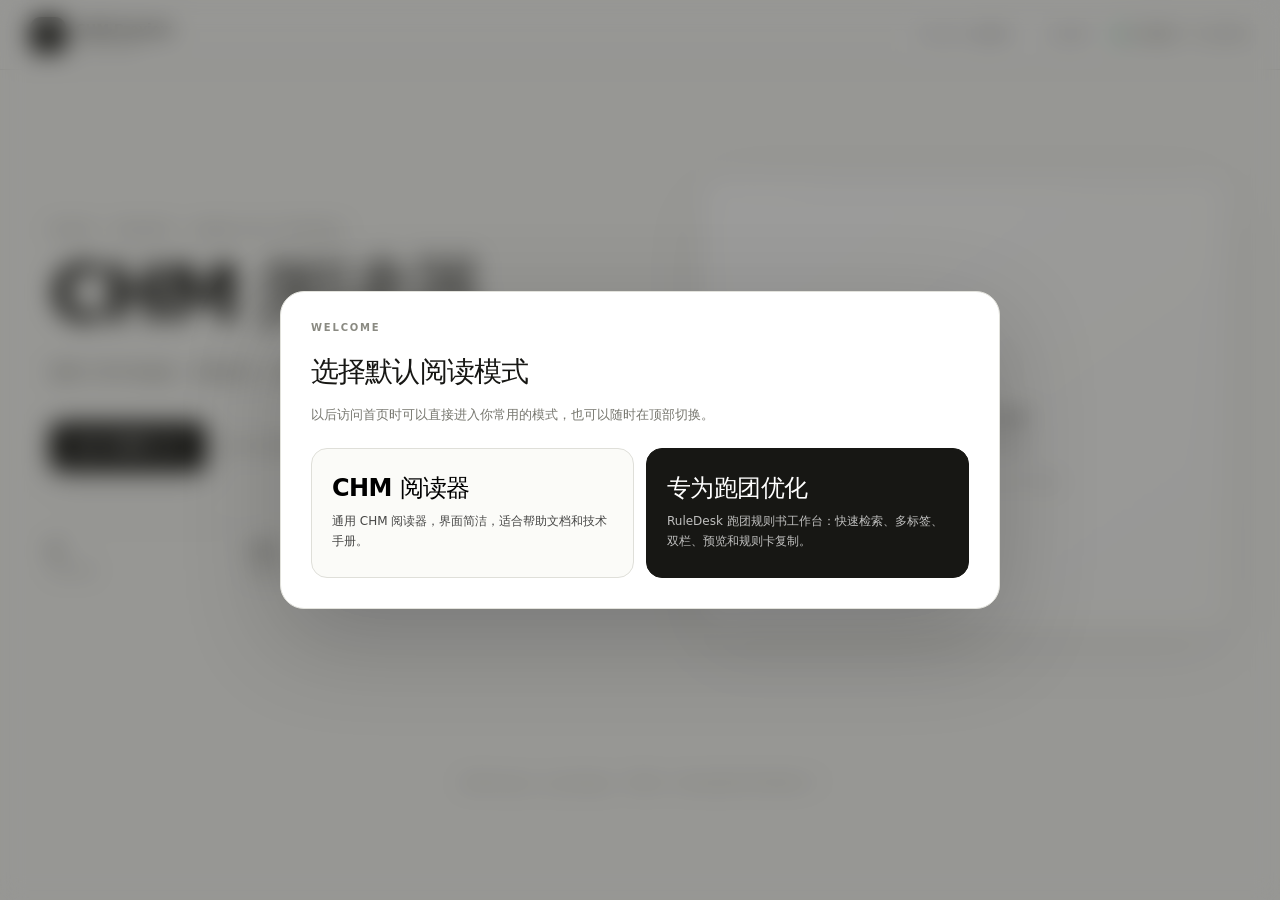
<file: index.html>
<!doctype html>
<html lang="zh-CN">
<head>
  <meta charset="UTF-8">
  <meta name="viewport" content="width=device-width,initial-scale=1,viewport-fit=cover">
  <meta name="theme-color" content="#f6f6f3">
  <meta name="description" content="浏览器本地解析的 CHM 在线阅读器。文件不上传服务器。">
  <title>CHM Preview</title>
  <link rel="stylesheet" href="./style.css">
</head>
<body>
  <div id="app">
    <header class="site-header">
      <button class="brand brand-button" id="homeBtn" type="button" aria-label="返回首页">
        <span class="brand-icon">C</span>
        <span class="brand-copy"><b>CHM Preview</b><small>Local Reader</small></span>
      </button>
      <div class="header-actions">
        <a class="mode-link" href="./ruledesk/">RuleDesk 跑团模式</a>
        <button class="mode-link mode-choice-link" id="defaultModeBtn" type="button">默认模式</button>
        <div class="local-badge"><i></i><span>本地解析 · 不上传文件</span></div>
      </div>
    </header>

    <main id="landing" class="landing">
      <section class="hero">
        <p class="kicker">STATIC · PRIVATE · LARGE-FILE FRIENDLY</p>
        <h1>CHM 阅读器</h1>
        <p class="hero-copy">通用 CHM 阅读器，界面简洁，适合帮助文档和技术手册。</p>
        <div class="hero-actions">
          <button id="pickBtn" class="btn primary" type="button">选择 CHM 文件</button>
          <span>也可以直接拖到页面里</span>
        </div>
        <input id="fileInput" type="file" accept=".chm,application/vnd.ms-htmlhelp" hidden>
        <div class="facts">
          <div><b>0</b><span>文件上传</span></div>
          <div><b>按需</b><span>读取与 LZX 解压</span></div>
          <div><b>静态</b><span>Cloudflare Pages 即可</span></div>
        </div>
      </section>

      <section id="dropZone" class="drop-zone">
        <div class="drop-glyph">
          <svg viewBox="0 0 24 24" aria-hidden="true">
            <path d="M12 3v12m0-12 4 4m-4-4L8 7M5 14v4a2 2 0 0 0 2 2h10a2 2 0 0 0 2-2v-4"/>
          </svg>
        </div>
        <strong>拖放 .chm 文件</strong>
        <span>文件始终留在你的设备上</span>
        <small>建议超大文件使用桌面版 Chrome / Edge</small>
      </section>
      <footer class="project-footer">
        <span>CHM Preview · Local Reader</span>
        <a href="https://github.com/amwangfan/ChmReader" target="_blank" rel="noopener noreferrer">GitHub · amwangfan/ChmReader ↗</a>
      </footer>
    </main>

    <main id="reader" class="reader" hidden>
      <div class="reader-toolbar">
        <div class="reader-left">
          <button id="sidebarBtn" class="icon-btn" type="button" aria-label="显示或隐藏目录">☰</button>
          <div class="doc-meta">
            <b id="docTitle">CHM</b>
            <span id="docMeta"></span>
          </div>
        </div>
        <div class="reader-center">
          <button id="prevBtn" class="icon-btn" type="button" title="上一页">←</button>
          <button id="nextBtn" class="icon-btn" type="button" title="下一页">→</button>
        </div>
        <div class="reader-right">
          <label class="encoding-label">
            <span>编码</span>
            <select id="encodingSelect">
              <option value="">自动</option>
              <option value="utf-8">UTF-8</option>
              <option value="gbk">GBK</option>
              <option value="gb18030">GB18030</option>
              <option value="big5">Big5</option>
              <option value="shift_jis">Shift-JIS</option>
              <option value="euc-jp">EUC-JP</option>
              <option value="euc-kr">EUC-KR</option>
              <option value="windows-1252">Windows-1252</option>
            </select>
          </label>
          <button id="anotherBtn" class="btn secondary" type="button">打开其他文件</button>
        </div>
      </div>

      <div class="reader-layout">
        <aside id="sidebar" class="sidebar">
          <div class="tabs" role="tablist">
            <button class="tab active" data-tab="toc" type="button">目录</button>
            <button class="tab" data-tab="index" type="button">索引</button>
            <button class="tab" data-tab="search" type="button">全文</button>
          </div>
          <div id="tocPanel" class="panel active">
            <input id="tocFilter" class="search-input" type="search" placeholder="筛选目录…" autocomplete="off">
            <div id="tocList" class="nav-list"></div>
          </div>
          <div id="indexPanel" class="panel">
            <input id="indexFilter" class="search-input" type="search" placeholder="筛选索引…" autocomplete="off">
            <div id="indexList" class="nav-list"></div>
          </div>
          <div id="searchPanel" class="panel">
            <form id="searchForm" class="search-form">
              <input id="searchInput" class="search-input" type="search" placeholder="搜索正文（至少 2 个字符）…" autocomplete="off">
              <button class="btn search-btn" type="submit">搜索</button>
            </form>
            <p class="search-note">全文搜索会按需解压页面；超大 CHM 首次搜索可能较慢。</p>
            <div id="searchList" class="nav-list"></div>
          </div>
        </aside>

        <section class="content-shell">
          <div id="pageLoading" class="page-loading" hidden>
            <span class="spinner"></span><span id="loadingText">正在读取页面…</span>
          </div>
          <iframe
            id="contentFrame"
            class="content-frame"
            sandbox="allow-same-origin"
            referrerpolicy="no-referrer"
            title="CHM 内容"
          ></iframe>
        </section>
      </div>
    </main>

    <div id="overlay" class="overlay" hidden>
      <div class="loading-card">
        <span class="spinner big"></span>
        <strong id="overlayTitle">正在打开 CHM</strong>
        <p id="overlayText">正在读取目录结构…</p>
      </div>
    </div>

    <div id="toast" class="toast" role="status" aria-live="polite"></div>

    <div id="modeModal" class="mode-modal" hidden>
      <div class="mode-card" role="dialog" aria-modal="true" aria-labelledby="modeTitle">
        <p class="kicker">WELCOME</p>
        <h2 id="modeTitle">选择默认阅读模式</h2>
        <p>以后访问首页时可以直接进入你常用的模式，也可以随时在顶部切换。</p>
        <div class="mode-grid">
          <button id="chooseNormalMode" class="mode-option" type="button">
            <b>CHM 阅读器</b><span>通用 CHM 阅读器，界面简洁，适合帮助文档和技术手册。</span>
          </button>
          <button id="chooseRuleMode" class="mode-option accent" type="button">
            <b>专为跑团优化</b><span>RuleDesk 跑团规则书工作台：快速检索、多标签、双栏、预览和规则卡复制。</span>
          </button>
        </div>
      </div>
    </div>
  </div>

  <script type="module" src="./app.js"></script>
</body>
</html>
</file>
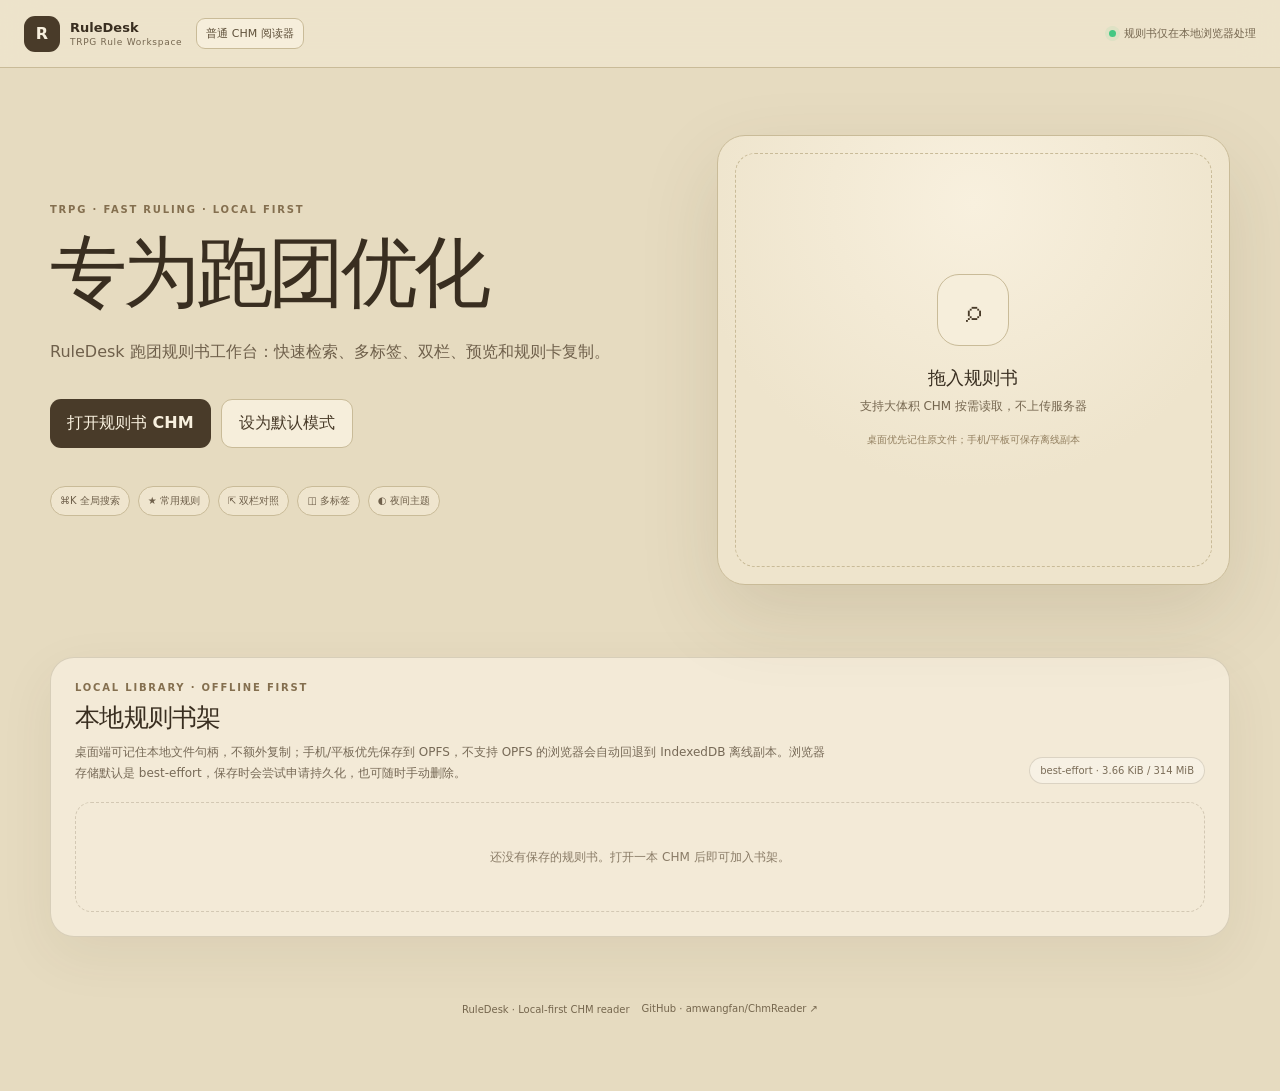
<file: ruledesk/index.html>
<!doctype html>
<html lang="zh-CN">
<head>
  <meta charset="UTF-8">
  <meta name="viewport" content="width=device-width,initial-scale=1,viewport-fit=cover">
  <meta name="theme-color" content="#eee4cc">
  <meta name="description" content="RuleDesk：针对跑团规则书优化的本地 CHM 高速查阅工具。">
  <title>RuleDesk · 跑团规则台</title>
  <link rel="manifest" href="../manifest.webmanifest">
  <meta name="apple-mobile-web-app-capable" content="yes">
  <meta name="apple-mobile-web-app-status-bar-style" content="black-translucent">
  <link rel="apple-touch-icon" href="../icons/ruledesk-192.png">
  <link rel="stylesheet" href="./ruledesk.css">
</head>
<body data-reader-theme="parchment">
  <div id="app">
    <header class="topbar">
      <div class="brand-area">
        <button id="homeBtn" class="brand" type="button" aria-label="RuleDesk 首页">
          <span class="brand-mark">R</span>
          <span><b>RuleDesk</b><small>TRPG Rule Workspace</small></span>
        </button>
        <a class="mode-link" href="../?stay=1">普通 CHM 阅读器</a>
      </div>
      <div class="privacy"><i></i>规则书仅在本地浏览器处理</div>
    </header>

    <main id="landing" class="landing">
      <section class="hero">
        <p class="eyebrow">TRPG · FAST RULING · LOCAL FIRST</p>
        <h1>专为跑团优化</h1>
        <p class="lead">RuleDesk 跑团规则书工作台：快速检索、多标签、双栏、预览和规则卡复制。</p>
        <div class="hero-actions">
          <button id="pickBtn" class="btn primary" type="button">打开规则书 CHM</button>
          <button id="setDefaultBtn" class="btn secondary" type="button">设为默认模式</button>
        </div>
        <input id="fileInput" type="file" accept=".chm,application/vnd.ms-htmlhelp" hidden>
        <div class="feature-strip">
          <span>⌘K 全局搜索</span><span>★ 常用规则</span><span>⇱ 双栏对照</span><span>◫ 多标签</span><span>◐ 夜间主题</span>
        </div>
      </section>
      <section id="dropZone" class="drop-zone">
        <div class="drop-icon">⌕</div>
        <strong>拖入规则书</strong>
        <span>支持大体积 CHM 按需读取，不上传服务器</span>
        <small>桌面优先记住原文件；手机/平板可保存离线副本</small>
      </section>

      <section class="library-section" aria-labelledby="libraryHeading">
        <div class="library-heading-row">
          <div>
            <p class="eyebrow">LOCAL LIBRARY · OFFLINE FIRST</p>
            <h2 id="libraryHeading">本地规则书架</h2>
            <p>桌面端可记住本地文件句柄，不额外复制；手机/平板优先保存到 OPFS，不支持 OPFS 的浏览器会自动回退到 IndexedDB 离线副本。浏览器存储默认是 best-effort，保存时会尝试申请持久化，也可随时手动删除。</p>
          </div>
          <div class="library-storage" id="libraryStorage">正在读取本地书架…</div>
        </div>
        <div id="libraryList" class="library-list"><div class="library-empty">还没有保存的规则书。打开一本 CHM 后即可加入书架。</div></div>
      </section>
      <footer class="project-footer">
        <span>RuleDesk · Local-first CHM reader</span>
        <a href="https://github.com/amwangfan/ChmReader" target="_blank" rel="noopener noreferrer">GitHub · amwangfan/ChmReader ↗</a>
      </footer>
    </main>

    <main id="workspace" class="workspace" hidden>
      <div class="workbar">
        <div class="work-left">
          <button id="sidebarBtn" class="icon-btn" type="button" title="侧栏">☰</button>
          <button id="searchBtn" class="icon-btn mobile-search-btn" type="button" title="搜索规则" aria-label="搜索规则" aria-controls="globalSearchForm" aria-expanded="false">⌕</button>
          <button id="historyBackBtn" class="icon-btn" type="button" title="历史后退">←</button>
          <button id="historyForwardBtn" class="icon-btn" type="button" title="历史前进">→</button>
          <div class="book-meta"><b id="bookTitle">规则书</b><small id="bookMeta"></small></div>
          <button id="mobileToolsBtn" class="icon-btn mobile-tools-btn" type="button" title="显示更多工具" aria-label="显示更多工具" aria-expanded="false">•••</button>
        </div>
        <div class="search-cluster">
          <form id="globalSearchForm" class="global-search" role="search">
            <span>⌕</span>
            <input id="globalSearchInput" type="search" autocomplete="off" placeholder="搜索规则、状态、职业、法术…  Ctrl/⌘ K" aria-haspopup="listbox" aria-controls="searchScopeMenu">
            <kbd>↵</kbd>
            <button id="globalSearchClose" class="search-close-btn" type="button" aria-label="收起搜索" title="收起搜索">×</button>
          </form>
          <div id="searchScopeMenu" class="search-scope-menu" role="listbox" aria-label="搜索范围" hidden></div>
        </div>
        <div class="work-right">
          <button id="bookmarkBtn" class="icon-btn" type="button" title="收藏当前规则">☆</button>
          <button id="copyBtn" class="tool-btn" type="button" title="复制选中文本或当前页面为规则卡">复制规则</button>
          <button id="splitBtn" class="tool-btn" type="button" title="双栏对照">⇱ 分栏</button>
          <div class="font-tools"><button id="fontDownBtn" type="button">A−</button><span id="fontLabel">100%</span><button id="fontUpBtn" type="button">A+</button></div>
          <select id="themeSelect" class="theme-select" title="阅读主题">
            <option value="parchment">羊皮纸</option>
            <option value="dark">夜间</option>
            <option value="light">日间</option>
          </select>
          <button id="shelfBtn" class="tool-btn" type="button" title="返回本地书架">书架</button>
          <button id="anotherBtn" class="tool-btn" type="button">换书</button>
        </div>
      </div>

      <div class="tabbar-wrap">
        <div id="tabbar" class="tabbar"></div>
        <button id="newTabBtn" class="new-tab" type="button" title="新标签">＋</button>
      </div>

      <div class="workspace-body">
        <aside id="sidebar" class="sidebar">
          <div class="side-tabs" role="tablist">
            <button class="side-tab active" data-side="search" type="button">查找</button>
            <button class="side-tab" data-side="toc" type="button">目录</button>
            <button class="side-tab" data-side="index" type="button">索引</button>
            <button class="side-tab" data-side="bookmarks" type="button">★</button>
            <button class="side-tab" data-side="recent" type="button">最近</button>
          </div>
          <section id="searchSide" class="side-panel active">
            <div id="searchStatus" class="side-note">输入关键词即可先匹配目录/索引，按 Enter 继续搜索正文。</div>
            <div id="globalSearchResults" class="side-list"></div>
          </section>
          <section id="tocSide" class="side-panel">
            <input id="tocFilter" class="side-input" type="search" placeholder="筛选目录…">
            <div id="tocList" class="side-list"></div>
          </section>
          <section id="indexSide" class="side-panel">
            <input id="indexFilter" class="side-input" type="search" placeholder="筛选索引…">
            <div id="indexList" class="side-list"></div>
          </section>
          <section id="bookmarksSide" class="side-panel"><div id="bookmarkList" class="side-list"></div></section>
          <section id="recentSide" class="side-panel"><div id="recentList" class="side-list"></div></section>
        </aside>

        <section class="desk">
          <div id="primaryPane" class="pane primary-pane">
            <div class="pane-head"><span id="primaryPaneTitle">当前规则</span><span class="pane-hint">主视图</span></div>
            <div class="pane-stage"><div id="primaryLoading" class="pane-loading" hidden><i></i><span>正在读取…</span></div><iframe id="primaryFrame" sandbox="allow-same-origin" referrerpolicy="no-referrer" title="RuleDesk 主视图"></iframe></div>
          </div>
          <div id="secondaryPane" class="pane secondary-pane" hidden>
            <div class="pane-head"><span id="secondaryPaneTitle">对照规则</span><button id="closeSplitBtn" type="button">关闭分栏 ×</button></div>
            <div class="pane-stage"><div id="secondaryLoading" class="pane-loading" hidden><i></i><span>正在读取…</span></div><iframe id="secondaryFrame" sandbox="allow-same-origin" referrerpolicy="no-referrer" title="RuleDesk 对照视图"></iframe></div>
          </div>
        </section>
      </div>
    </main>

    <div id="previewCard" class="preview-card" hidden>
      <div class="preview-head"><b id="previewTitle">规则预览</b><button id="previewClose" type="button">×</button></div>
      <div id="previewText" class="preview-text"></div>
      <div class="preview-actions"><button id="previewOpen" type="button">打开</button><button id="previewTab" type="button">新标签</button><button id="previewSplit" type="button">分栏打开</button></div>
    </div>

    <div id="selectionBar" class="selection-bar" hidden><span id="selectionInfo">已选择文字</span><button id="selectionCopyBtn" type="button">复制为规则卡</button></div>

    <div id="shelfPrompt" class="shelf-prompt" hidden>
      <div class="shelf-prompt-card">
        <span class="shelf-prompt-icon">▣</span>
        <div><b>保存到离线书架？</b><p>这会把规则书复制到浏览器本地。优先使用 OPFS；若设备不支持（例如部分移动浏览器），会自动回退到 IndexedDB。以后无需再次从文件管理器选择，断网也能打开。</p></div>
        <div class="shelf-prompt-actions"><button id="shelfSaveBtn" class="btn primary" type="button">保存到离线书架</button><button id="shelfSkipBtn" class="btn secondary" type="button">仅本次打开</button></div>
      </div>
    </div>

    <div id="overlay" class="overlay" hidden><div class="loading-card"><i></i><b id="overlayTitle">正在打开规则书</b><p id="overlayText">正在读取目录和索引…</p></div></div>
    <div id="toast" class="toast" role="status" aria-live="polite"></div>
  </div>

  <script type="module" src="./ruledesk.js"></script>
</body>
</html>
</file>
<file: style.css>
:root{
  font-family:Inter,ui-sans-serif,system-ui,-apple-system,BlinkMacSystemFont,"Segoe UI","PingFang SC","Microsoft YaHei",sans-serif;
  color:#171714;background:#f6f6f3;font-synthesis:none;text-rendering:optimizeLegibility
}
*{box-sizing:border-box}html,body,#app{margin:0;min-width:320px;min-height:100%;height:100%}body{min-height:100vh}
button,input,select{font:inherit}.site-header{height:70px;position:fixed;z-index:70;inset:0 0 auto 0;display:flex;align-items:center;justify-content:space-between;padding:0 30px;border-bottom:1px solid #e3e3dd;background:rgba(246,246,243,.9);backdrop-filter:blur(18px)}
.brand{display:flex;align-items:center;gap:10px}.brand-button{border:0;background:none;padding:0;color:inherit;cursor:pointer}.brand-icon{display:grid;place-items:center;width:36px;height:36px;border-radius:11px;background:#171714;color:#fff;font-weight:800}.brand-copy b,.brand-copy small{display:block;text-align:left}.brand-copy b{font-size:13px}.brand-copy small{font-size:10px;color:#898981;margin-top:2px}
.local-badge{display:flex;align-items:center;gap:8px;color:#6e6e67;font-size:12px}.local-badge i{width:7px;height:7px;border-radius:50%;background:#2ead70;box-shadow:0 0 0 4px rgba(46,173,112,.11)}
.landing{min-height:100vh;width:min(1180px,calc(100% - 48px));margin:auto;padding:138px 0 70px;display:grid;grid-template-columns:1.05fr .95fr;gap:64px;align-items:center}
.kicker{font-size:10px;font-weight:800;letter-spacing:.18em;color:#8a8a82;margin:0 0 20px}.hero h1{font-size:clamp(46px,6.1vw,78px);line-height:.98;letter-spacing:-.055em;margin:0;font-weight:760}.hero-copy{max-width:620px;margin:27px 0 0;color:#64645e;font-size:16px;line-height:1.8}.hero-actions{display:flex;align-items:center;gap:18px;margin-top:34px}.hero-actions>span{font-size:12px;color:#8b8b84}
.btn{border:0;border-radius:11px;padding:11px 15px;cursor:pointer;transition:.16s ease}.btn:hover{transform:translateY(-1px)}.primary{background:#171714;color:#fff;font-weight:650;padding:14px 20px;box-shadow:0 10px 28px rgba(0,0,0,.1)}.secondary{background:#fff;border:1px solid #ddddda;color:#3f3f3a;font-size:12px}
.facts{margin-top:56px;display:grid;grid-template-columns:repeat(3,1fr);gap:14px}.facts>div{border-top:1px solid #d9d9d3;padding-top:14px}.facts b,.facts span{display:block}.facts b{font-size:14px}.facts span{font-size:11px;color:#86867e;margin-top:5px}
.drop-zone{position:relative;min-height:455px;border:1px solid #deded7;border-radius:28px;background:linear-gradient(145deg,rgba(255,255,255,.92),rgba(249,249,246,.76));display:grid;place-items:center;align-content:center;text-align:center;box-shadow:0 20px 65px rgba(0,0,0,.055);transition:.18s ease}.drop-zone:after{content:"";position:absolute;inset:16px;border:1px dashed #d3d3cc;border-radius:20px;pointer-events:none}.drop-glyph{width:70px;height:70px;border:1px solid #dfdfd8;border-radius:22px;background:#fff;display:grid;place-items:center;margin-bottom:20px;box-shadow:0 12px 30px rgba(0,0,0,.07)}.drop-glyph svg{width:30px;fill:none;stroke:#22221f;stroke-width:1.6;stroke-linecap:round;stroke-linejoin:round}.drop-zone strong{font-size:17px}.drop-zone>span{font-size:12px;color:#85857e;margin-top:8px}.drop-zone small{font-size:10px;color:#aaa9a1;margin-top:20px}.dragging .drop-zone{transform:scale(1.012);border-color:#92928a;box-shadow:0 24px 70px rgba(0,0,0,.1)}
.reader{height:100vh;padding-top:70px;background:#fff}.reader-toolbar{height:62px;display:flex;align-items:center;justify-content:space-between;gap:18px;padding:0 16px;border-bottom:1px solid #e6e6e1;background:#fafaf8}.reader-left,.reader-center,.reader-right{display:flex;align-items:center;gap:10px;min-width:0}.reader-center{position:absolute;left:50%;transform:translateX(-50%)}.doc-meta{min-width:0}.doc-meta b,.doc-meta span{display:block;max-width:min(43vw,600px);white-space:nowrap;overflow:hidden;text-overflow:ellipsis}.doc-meta b{font-size:12px}.doc-meta span{font-size:10px;color:#93938b;margin-top:2px}.icon-btn{width:34px;height:34px;padding:0;border:1px solid #dfdfda;border-radius:10px;background:#fff;color:#464640;cursor:pointer}.icon-btn:disabled{opacity:.35;cursor:default}.encoding-label{display:flex;align-items:center;gap:6px;font-size:10px;color:#85857e}.encoding-label select{height:32px;border:1px solid #deded8;border-radius:9px;background:#fff;color:#4b4b46;padding:0 8px;font-size:11px}
.reader-layout{display:grid;grid-template-columns:310px 1fr;height:calc(100vh - 132px);min-height:0}.sidebar{border-right:1px solid #e5e5df;background:#fbfbf9;min-width:0;overflow:hidden;display:flex;flex-direction:column}.tabs{height:48px;display:grid;grid-template-columns:repeat(3,1fr);padding:8px 10px 0;gap:4px;border-bottom:1px solid #e8e8e3}.tab{border:0;background:transparent;color:#77776f;font-size:11px;font-weight:650;border-radius:8px 8px 0 0;cursor:pointer}.tab.active{color:#1f1f1c;background:#fff;border:1px solid #e5e5df;border-bottom-color:#fff}.panel{display:none;min-height:0;flex:1;overflow:hidden;padding:10px}.panel.active{display:flex;flex-direction:column}.search-input{width:100%;height:36px;border:1px solid #deded8;border-radius:10px;background:#fff;padding:0 11px;color:#333;outline:none;font-size:12px}.search-input:focus{border-color:#9a9a92;box-shadow:0 0 0 3px rgba(0,0,0,.035)}.nav-list{margin-top:9px;overflow:auto;min-height:0;flex:1;padding:1px 3px 18px}.nav-item{display:block;width:100%;border:0;background:transparent;text-align:left;padding:7px 8px;border-radius:8px;color:#4b4b45;font-size:11px;line-height:1.35;cursor:pointer;white-space:normal}.nav-item:hover{background:#f0f0eb}.nav-item.active{background:#e9e9e3;color:#111;font-weight:650}.nav-item .snippet{display:block;color:#92928a;font-size:10px;margin-top:4px;line-height:1.45}.nav-group{margin:2px 0}.nav-group>summary{list-style:none;cursor:pointer;padding:7px 8px;border-radius:8px;font-size:11px;color:#595953;font-weight:650}.nav-group>summary::-webkit-details-marker{display:none}.nav-group>summary:before{content:"›";display:inline-block;width:15px;color:#aaa;transition:.12s}.nav-group[open]>summary:before{transform:rotate(90deg)}.nav-children{padding-left:10px}.empty-note{padding:14px 9px;color:#96968f;font-size:11px;line-height:1.6}.search-form{display:grid;grid-template-columns:1fr auto;gap:6px}.search-btn{padding:0 11px;background:#20201d;color:#fff;font-size:11px}.search-note{font-size:10px;color:#9a9a92;line-height:1.5;margin:8px 4px 1px}
.content-shell{position:relative;min-width:0;min-height:0;background:#fff}.content-frame{display:block;width:100%;height:100%;border:0;background:#fff}.page-loading{position:absolute;z-index:5;left:50%;top:22px;transform:translateX(-50%);display:flex;align-items:center;gap:8px;border:1px solid #e4e4df;border-radius:12px;background:rgba(255,255,255,.94);padding:9px 12px;font-size:11px;color:#676760;box-shadow:0 10px 30px rgba(0,0,0,.07);backdrop-filter:blur(12px)}
.spinner{width:15px;height:15px;border-radius:50%;border:2px solid #deded8;border-top-color:#333;display:inline-block;animation:spin .8s linear infinite}.spinner.big{width:28px;height:28px;border-width:3px}@keyframes spin{to{transform:rotate(360deg)}}
.overlay{position:fixed;z-index:100;inset:0;background:rgba(246,246,243,.84);backdrop-filter:blur(12px);display:grid;place-items:center}.loading-card{width:min(380px,calc(100% - 32px));border:1px solid #e0e0da;background:#fff;border-radius:20px;padding:30px;text-align:center;box-shadow:0 25px 80px rgba(0,0,0,.12)}.loading-card strong{display:block;margin-top:16px;font-size:14px}.loading-card p{margin:8px 0 0;color:#888880;font-size:11px;line-height:1.6}.toast{position:fixed;z-index:120;left:50%;bottom:24px;max-width:min(620px,calc(100% - 28px));transform:translate(-50%,12px);opacity:0;pointer-events:none;padding:10px 13px;border:1px solid #e1e1db;border-radius:11px;background:rgba(255,255,255,.96);box-shadow:0 15px 40px rgba(0,0,0,.13);font-size:11px;color:#484842;transition:.18s ease}.toast.show{opacity:1;transform:translate(-50%,0)}.toast.error{color:#a22323;border-color:#edcccc}
[hidden]{display:none!important}
@media(max-width:900px){.site-header{padding:0 18px}.local-badge span{display:none}.landing{grid-template-columns:1fr;width:min(680px,calc(100% - 32px));gap:38px;padding-top:120px}.drop-zone{min-height:280px}.reader-layout{grid-template-columns:280px 1fr}.encoding-label span{display:none}}
@media(max-width:700px){.reader-toolbar{padding:0 8px}.reader-center{display:none}.reader-right .secondary{font-size:0;width:36px;padding:0;height:34px}.reader-right .secondary:before{content:"+";font-size:20px}.doc-meta b{max-width:40vw}.reader-layout{display:block;position:relative}.sidebar{position:absolute;z-index:30;inset:0 auto 0 0;width:min(84vw,320px);box-shadow:16px 0 40px rgba(0,0,0,.12);transition:transform .2s ease}.sidebar{transform:translateX(-102%)}.sidebar.mobile-open{transform:translateX(0)}.content-shell{height:100%}.facts{grid-template-columns:1fr}.facts>div{display:grid;grid-template-columns:80px 1fr}.hero h1{font-size:46px}.hero-actions{align-items:flex-start;flex-direction:column}}

body.sidebar-hidden .reader-layout{grid-template-columns:0 1fr}body.sidebar-hidden .sidebar{display:none}
.header-actions{display:flex;align-items:center;gap:10px}.mode-link{border:1px solid #deded8;background:#fff;color:#4b4b46;text-decoration:none;border-radius:10px;padding:8px 11px;font-size:11px;cursor:pointer}.mode-link:hover{border-color:#b9b9b1}.mode-choice-link{font:inherit;font-size:11px}.mode-modal{position:fixed;z-index:140;inset:0;background:rgba(20,20,18,.42);backdrop-filter:blur(12px);display:grid;place-items:center;padding:20px}.mode-card{width:min(720px,100%);background:#fff;border:1px solid #e2e2dc;border-radius:24px;padding:30px;box-shadow:0 30px 100px rgba(0,0,0,.2)}.mode-card h2{margin:0;font-size:28px;letter-spacing:-.03em}.mode-card>p:not(.kicker){color:#77776f;line-height:1.7;font-size:13px}.mode-grid{display:grid;grid-template-columns:1fr 1fr;gap:12px;margin-top:22px}.mode-option{border:1px solid #dfdfd9;background:#fbfbf8;border-radius:16px;padding:20px;text-align:left;cursor:pointer;min-height:130px}.mode-option:hover{border-color:#aaa}.mode-option.accent{background:#171714;color:#fff;border-color:#171714}.mode-option b,.mode-option span{display:block}.mode-option b{font-size:24px;line-height:1.18;letter-spacing:-.025em;margin-bottom:10px}.mode-option span{font-size:12px;line-height:1.65;opacity:.72}@media(max-width:700px){.mode-grid{grid-template-columns:1fr}.header-actions .mode-choice-link{display:none}.mode-link{padding:7px 9px}.brand-copy small{display:none}}

/* v1.2.3 — clearer, touch-friendly navigation lists */
.reader-layout{grid-template-columns:340px 1fr}
.tabs{height:52px}
.tab{font-size:13px}
.panel{padding:10px}
.search-input{height:40px;font-size:13px}
.nav-list{margin-top:9px;padding:2px 3px 22px}
.nav-item{min-height:42px;padding:10px 10px;font-size:14px;line-height:1.48}
.nav-item .snippet{font-size:12px;line-height:1.55;margin-top:5px}
.nav-group>summary{list-style:none;display:flex;align-items:center;gap:2px;min-height:44px;padding:3px 5px;border-radius:9px;color:#595953;font-size:14px;font-weight:650}
.nav-group>summary::-webkit-details-marker{display:none}
.nav-group>summary:before{content:none!important}
.nav-toggle{width:38px;height:38px;flex:0 0 38px;border:0;border-radius:8px;background:transparent;color:#8c8c84;font-size:24px;line-height:1;display:grid;place-items:center;cursor:pointer;transition:background .12s,color .12s,transform .12s;touch-action:manipulation}
.nav-toggle:hover,.nav-toggle:focus-visible{background:#eeeeea;color:#333;outline:0}
.nav-group[open]>summary .nav-toggle{transform:rotate(90deg)}
.nav-label{min-width:0;min-height:38px;flex:1;border:0;border-radius:8px;background:transparent;color:inherit;padding:7px 7px;text-align:left;font:inherit;line-height:1.45;cursor:pointer;display:flex;align-items:center;touch-action:manipulation}
.nav-label:hover,.nav-label:focus-visible{background:#f0f0eb;color:#171714;outline:0}
.nav-label-static{cursor:default}
.nav-label-static:hover{background:transparent;color:inherit}
.nav-children{padding-left:14px;border-left:1px solid rgba(110,110,100,.13);margin-left:19px}
.empty-note{font-size:12px;line-height:1.7}
.search-note{font-size:11px}
@media(max-width:900px){.reader-layout{grid-template-columns:310px 1fr}}
@media(max-width:700px){.sidebar{width:min(92vw,380px)}.tab{font-size:13px}.nav-item{min-height:46px;padding:11px 10px;font-size:14px}.nav-group>summary{min-height:48px}.nav-toggle{width:42px;height:42px;flex-basis:42px;font-size:26px}.nav-label{min-height:42px;padding:8px 7px;font-size:14px}}

/* v1.2.4 — larger generic-reader sidebar targets */
.reader-layout{grid-template-columns:330px 1fr}
.tab{font-size:14px}
.search-input{height:44px;font-size:14px}
.nav-item{min-height:48px;padding:12px 11px;font-size:15px;line-height:1.5}
.nav-item .snippet{font-size:13px;line-height:1.6}
.nav-group>summary{min-height:50px;font-size:15px}
.nav-toggle{width:44px;height:44px;flex-basis:44px;font-size:27px}
.nav-label{min-height:44px;padding:8px;font-size:15px}
.nav-children{padding-left:15px;margin-left:22px}
.search-note{font-size:12px;line-height:1.6}
@media(max-width:900px){.reader-layout{grid-template-columns:330px 1fr}}
@media(max-width:700px){.sidebar{width:min(94vw,400px)}.tab{font-size:14px}.nav-item{min-height:50px;padding:12px 11px;font-size:15px}.nav-group>summary{min-height:52px}.nav-toggle{width:46px;height:46px;flex-basis:46px;font-size:28px}.nav-label{min-height:46px;padding:9px 8px;font-size:15px}}

/* v1.2.6 — multi-hit search + compact TOC context menu */
.nav-item .match-meta{display:block;margin-top:4px;color:#686861;font-size:11px;font-weight:700;line-height:1.35}
.toc-context-menu{position:fixed;z-index:180;width:190px;padding:6px;border:1px solid #d4d4cd;border-radius:11px;background:#fff;box-shadow:0 16px 46px rgba(0,0,0,.2)}
.toc-context-action{width:100%;min-height:40px;padding:8px 10px;border:0;border-radius:8px;background:transparent;color:#3f3f3a;text-align:left;font-size:13px;line-height:1.4;cursor:pointer}
.toc-context-action:hover,.toc-context-action:focus-visible{background:#efefe9;outline:0}
.toc-context-action:disabled{color:#aaa9a1;cursor:default;background:transparent}

/* Project link */
.project-footer{grid-column:1/-1;display:flex;align-items:center;justify-content:center;gap:12px;padding:8px 0 2px;color:#92928b;font-size:11px}
.project-footer a{color:inherit;text-decoration:none;border-bottom:1px solid transparent;padding-bottom:1px}.project-footer a:hover{color:#444;border-color:currentColor}
@media(max-width:720px){.project-footer{flex-direction:column;gap:5px;padding:2px 0 10px;font-size:10px}}
</file>
<file: ruledesk/ruledesk.css>
:root{font-family:Inter,ui-sans-serif,system-ui,-apple-system,BlinkMacSystemFont,"Segoe UI","PingFang SC","Microsoft YaHei",sans-serif;color:#ecece8;background:#171714;font-synthesis:none;text-rendering:optimizeLegibility;--top:68px;--work:58px;--tabs:42px;--side:312px}
*{box-sizing:border-box}html,body,#app{margin:0;min-width:320px;min-height:100%;height:100%}body{min-height:100vh;background:#171714}button,input,select{font:inherit}button{color:inherit}.topbar{height:var(--top);position:fixed;z-index:80;inset:0 0 auto;display:flex;align-items:center;justify-content:space-between;padding:0 24px;background:rgba(23,23,20,.94);border-bottom:1px solid #30302b;backdrop-filter:blur(18px)}.brand-area{display:flex;align-items:center;gap:14px}.brand{border:0;background:none;padding:0;display:flex;align-items:center;gap:10px;cursor:pointer}.brand-mark{width:36px;height:36px;border-radius:11px;display:grid;place-items:center;background:#f0efe6;color:#171714;font-weight:900}.brand b,.brand small{display:block;text-align:left}.brand b{font-size:13px}.brand small{font-size:9px;color:#8f8f88;margin-top:2px;letter-spacing:.08em}.mode-link{color:#a7a79f;text-decoration:none;font-size:11px;padding:7px 9px;border:1px solid #34342f;border-radius:9px}.mode-link:hover{color:#fff;border-color:#5b5b54}.privacy{display:flex;align-items:center;gap:8px;color:#96968f;font-size:11px}.privacy i{width:7px;height:7px;border-radius:50%;background:#43c883;box-shadow:0 0 0 4px rgba(67,200,131,.09)}
.landing{min-height:100vh;width:min(1180px,calc(100% - 48px));margin:auto;padding:135px 0 65px;display:grid;grid-template-columns:1.08fr .92fr;gap:64px;align-items:center}.eyebrow{font-size:10px;font-weight:800;letter-spacing:.18em;color:#777770;margin:0 0 20px}.hero h1{font-size:clamp(48px,6vw,78px);line-height:.98;letter-spacing:-.055em;margin:0;color:#f2f1e9}.lead{max-width:630px;font-size:16px;line-height:1.8;color:#9b9b93;margin:27px 0 0}.hero-actions{display:flex;gap:10px;margin-top:32px}.btn{border:0;border-radius:11px;padding:13px 17px;cursor:pointer}.primary{background:#efeee5;color:#171714;font-weight:750}.secondary{background:#262622;color:#d2d2ca;border:1px solid #383833}.feature-strip{display:flex;flex-wrap:wrap;gap:8px;margin-top:38px}.feature-strip span{border:1px solid #33332e;border-radius:999px;padding:7px 9px;color:#8d8d85;font-size:10px}.drop-zone{min-height:450px;border:1px solid #34342f;border-radius:28px;background:radial-gradient(circle at 50% 15%,#292924,#1c1c19 60%);box-shadow:0 30px 80px rgba(0,0,0,.28);display:grid;place-items:center;align-content:center;text-align:center;position:relative}.drop-zone:after{content:"";position:absolute;inset:17px;border:1px dashed #3d3d37;border-radius:20px}.drop-icon{width:72px;height:72px;border:1px solid #3b3b36;border-radius:22px;background:#22221e;display:grid;place-items:center;font-size:30px;color:#dfded5;margin-bottom:20px}.drop-zone strong{font-size:18px}.drop-zone span{font-size:12px;color:#8e8e86;margin-top:8px}.drop-zone small{font-size:10px;color:#676760;margin-top:18px}.dragging .drop-zone{border-color:#8c8c80;transform:scale(1.01)}
.workspace{height:100vh;padding-top:var(--top);background:#e9e9e4;color:#171714}.workbar{height:var(--work);display:grid;grid-template-columns:minmax(300px,1fr) minmax(320px,560px) minmax(420px,1fr);align-items:center;gap:14px;padding:0 12px;background:#f7f7f3;border-bottom:1px solid #d8d8d2}.work-left,.work-right{display:flex;align-items:center;gap:7px;min-width:0}.work-right{justify-content:flex-end}.icon-btn,.tool-btn,.font-tools button,.theme-select,.new-tab{border:1px solid #d9d9d3;background:#fff;border-radius:9px;height:32px;cursor:pointer;color:#4a4a44}.icon-btn{width:32px;padding:0}.tool-btn{padding:0 10px;font-size:10px}.icon-btn:disabled{opacity:.35;cursor:default}.book-meta{min-width:0;margin-left:2px}.book-meta b,.book-meta small{display:block;white-space:nowrap;overflow:hidden;text-overflow:ellipsis;max-width:260px}.book-meta b{font-size:11px}.book-meta small{font-size:9px;color:#888880;margin-top:2px}.global-search{height:38px;border:1px solid #cecec7;background:#fff;border-radius:11px;display:grid;grid-template-columns:24px 1fr 24px;align-items:center;padding:0 8px;box-shadow:0 3px 14px rgba(0,0,0,.035)}.search-close-btn{display:none;border:0;background:transparent;color:#777770;width:32px;height:32px;border-radius:8px;padding:0;font-size:22px;line-height:1;cursor:pointer}.search-close-btn:active{background:rgba(0,0,0,.07)}.global-search>span{color:#8a8a82;text-align:center}.global-search input{border:0;outline:0;background:transparent;min-width:0;font-size:12px;color:#222}.global-search kbd{font-size:9px;color:#aaa;background:#f4f4f0;border:1px solid #e2e2dc;border-radius:5px;padding:2px 4px;text-align:center}.font-tools{display:flex;align-items:center;height:32px;border:1px solid #d9d9d3;border-radius:9px;background:#fff;overflow:hidden}.font-tools button{height:30px;border:0;border-radius:0;width:31px}.font-tools span{font-size:9px;color:#73736c;min-width:38px;text-align:center}.theme-select{padding:0 7px;font-size:10px}.tabbar-wrap{height:var(--tabs);display:flex;align-items:stretch;background:#efefea;border-bottom:1px solid #d6d6d0;padding-left:8px}.tabbar{display:flex;align-items:flex-end;gap:3px;min-width:0;overflow-x:auto;scrollbar-width:none}.tabbar::-webkit-scrollbar{display:none}.rule-tab{height:34px;margin-top:7px;display:flex;align-items:center;gap:7px;max-width:220px;min-width:105px;padding:0 8px 0 11px;border:1px solid transparent;border-radius:9px 9px 0 0;background:transparent;color:#707069;cursor:pointer}.rule-tab.active{background:#fff;color:#222;border-color:#d9d9d3;border-bottom-color:#fff}.rule-tab .tab-title{white-space:nowrap;overflow:hidden;text-overflow:ellipsis;font-size:10px;flex:1;text-align:left}.rule-tab .tab-close{border:0;background:transparent;color:#9d9d95;padding:0;font-size:13px;cursor:pointer}.new-tab{width:34px;margin:6px 0 0 4px;border:0;background:transparent;font-size:18px}.workspace-body{height:calc(100vh - var(--top) - var(--work) - var(--tabs));display:grid;grid-template-columns:var(--side) 1fr;min-height:0}.sidebar{background:#f8f8f5;border-right:1px solid #d9d9d3;display:flex;flex-direction:column;min-width:0;overflow:hidden}.side-tabs{height:44px;display:grid;grid-template-columns:repeat(5,1fr);gap:2px;padding:6px 6px 0;border-bottom:1px solid #dfdfd9}.side-tab{border:0;background:transparent;font-size:9px;color:#777770;border-radius:7px 7px 0 0;cursor:pointer}.side-tab.active{background:#fff;color:#222;border:1px solid #deded8;border-bottom-color:#fff;font-weight:700}.side-panel{display:none;min-height:0;flex:1;padding:8px}.side-panel.active{display:flex;flex-direction:column}.side-input{height:34px;border:1px solid #dadad4;border-radius:9px;background:#fff;padding:0 10px;font-size:11px;outline:0}.side-list{margin-top:7px;min-height:0;flex:1;overflow:auto;padding:2px 2px 18px}.side-note{font-size:9px;color:#92928b;line-height:1.5;padding:4px 5px 6px}.side-item{width:100%;border:0;background:transparent;text-align:left;border-radius:8px;padding:7px 8px;color:#44443f;cursor:pointer;font-size:10px;line-height:1.4}.side-item:hover{background:#ecece7}.side-item.active{background:#e4e4de;color:#171714;font-weight:700}.side-item .meta{display:block;font-size:8px;color:#999990;margin-top:3px}.side-item .snippet{display:block;font-size:9px;color:#85857d;margin-top:4px;line-height:1.45}.side-section-label{padding:9px 8px 4px;font-size:8px;font-weight:800;color:#9c9c94;letter-spacing:.12em;text-transform:uppercase}.nav-group{margin:2px 0}.nav-group>summary{list-style:none;cursor:pointer;padding:7px 8px;border-radius:7px;font-size:10px;color:#565650;font-weight:650}.nav-group>summary::-webkit-details-marker{display:none}.nav-group>summary:before{content:"›";display:inline-block;width:14px;color:#aaa;transition:.12s}.nav-group[open]>summary:before{transform:rotate(90deg)}.nav-children{padding-left:9px}.empty{padding:14px 9px;font-size:10px;line-height:1.6;color:#999990}.desk{min-width:0;min-height:0;display:grid;grid-template-columns:1fr;background:#fff}.desk.split{grid-template-columns:minmax(0,1fr) minmax(0,1fr)}.pane{min-width:0;min-height:0;display:flex;flex-direction:column;background:#fff}.secondary-pane{border-left:1px solid #d8d8d2}.pane-head{height:32px;display:flex;align-items:center;justify-content:space-between;padding:0 10px;border-bottom:1px solid #e6e6e1;background:#fafaf8;font-size:9px;color:#777770}.pane-head>span:first-child{white-space:nowrap;overflow:hidden;text-overflow:ellipsis}.pane-hint{color:#aaa}.pane-head button{border:0;background:transparent;color:#85857d;font-size:9px;cursor:pointer}.pane-stage{position:relative;flex:1;min-height:0}.pane iframe{width:100%;height:100%;display:block;border:0;background:#fff}.pane-loading{position:absolute;z-index:4;left:50%;top:12px;transform:translateX(-50%);display:flex;align-items:center;gap:7px;background:rgba(255,255,255,.93);border:1px solid #ddd;border-radius:10px;padding:7px 10px;font-size:9px;color:#777;box-shadow:0 8px 25px rgba(0,0,0,.08)}.pane-loading i,.overlay i{width:14px;height:14px;border:2px solid #ddd;border-top-color:#333;border-radius:50%;animation:spin .8s linear infinite}@keyframes spin{to{transform:rotate(360deg)}}
.preview-card{position:fixed;z-index:120;right:20px;bottom:20px;width:min(410px,calc(100% - 32px));background:#fff;border:1px solid #d7d7d1;border-radius:15px;box-shadow:0 24px 70px rgba(0,0,0,.2);color:#222;overflow:hidden}.preview-head{display:flex;align-items:center;justify-content:space-between;padding:12px 13px 7px}.preview-head b{font-size:12px}.preview-head button{border:0;background:transparent;color:#888;cursor:pointer}.preview-text{max-height:210px;overflow:auto;padding:0 13px 12px;font-size:10px;line-height:1.65;color:#63635d;white-space:pre-wrap}.preview-actions{display:flex;gap:6px;padding:9px 12px;border-top:1px solid #e6e6e1;background:#fafaf8}.preview-actions button{border:1px solid #d9d9d3;background:#fff;border-radius:8px;padding:6px 9px;font-size:9px;color:#444;cursor:pointer}.selection-bar{position:fixed;z-index:115;left:50%;bottom:18px;transform:translateX(-50%);display:flex;align-items:center;gap:10px;background:#171714;color:#eee;border-radius:999px;padding:8px 9px 8px 13px;box-shadow:0 12px 35px rgba(0,0,0,.24);font-size:9px}.selection-bar button{border:0;background:#efeee5;color:#171714;border-radius:999px;padding:6px 9px;font-size:9px;font-weight:700;cursor:pointer}.overlay{position:fixed;z-index:140;inset:0;display:grid;place-items:center;background:rgba(23,23,20,.74);backdrop-filter:blur(10px)}.loading-card{width:min(400px,calc(100% - 30px));background:#fff;color:#222;border-radius:18px;padding:28px;text-align:center;box-shadow:0 30px 100px rgba(0,0,0,.25)}.loading-card i{display:inline-block;width:26px;height:26px;border-width:3px}.loading-card b{display:block;font-size:13px;margin-top:14px}.loading-card p{font-size:10px;color:#85857d;line-height:1.6}.toast{position:fixed;z-index:150;left:50%;bottom:22px;transform:translate(-50%,12px);opacity:0;pointer-events:none;max-width:min(650px,calc(100% - 28px));padding:9px 12px;border-radius:10px;background:#fff;color:#444;border:1px solid #deded8;box-shadow:0 15px 45px rgba(0,0,0,.2);font-size:10px;transition:.18s}.toast.show{opacity:1;transform:translate(-50%,0)}.toast.error{color:#a11f1f;border-color:#eccaca}[hidden]{display:none!important}body.sidebar-hidden .workspace-body{grid-template-columns:0 1fr}body.sidebar-hidden .sidebar{display:none}
@media(max-width:1150px){.workbar{grid-template-columns:minmax(250px,1fr) minmax(280px,420px) auto}.work-right .tool-btn{font-size:0;width:34px;padding:0}.work-right #copyBtn:before{content:"📋";font-size:13px}.work-right #splitBtn:before{content:"⇱";font-size:15px}.work-right #anotherBtn:before{content:"＋";font-size:17px}.font-tools span{display:none}.font-tools button{width:28px}.theme-select{max-width:62px}}
@media(max-width:820px){:root{--top:60px;--work:56px;--tabs:40px}.topbar{padding:0 14px}.privacy{display:none}.mode-link{font-size:9px}.landing{grid-template-columns:1fr;width:min(680px,calc(100% - 30px));gap:32px;padding-top:110px}.drop-zone{min-height:270px}.workbar{grid-template-columns:1fr auto}.global-search{position:fixed;z-index:90;left:10px;right:10px;top:calc(var(--top) + var(--work) + var(--tabs) + 8px);display:none}.global-search.mobile-search-open{display:grid}.book-meta small{display:none}.work-right .font-tools,.work-right .theme-select{display:none}.workspace-body{display:block;position:relative}.sidebar{position:absolute;z-index:60;inset:0 auto 0 0;width:min(86vw,330px);transform:translateX(-102%);transition:.18s;box-shadow:18px 0 45px rgba(0,0,0,.2)}.sidebar.mobile-open{transform:translateX(0)}.desk{height:100%}.desk.split{grid-template-columns:1fr}.desk.split .secondary-pane{position:absolute;z-index:40;inset:0;background:#fff;border:0}.feature-strip{gap:6px}.hero h1{font-size:48px}}
body[data-reader-theme="dark"] .workspace{background:#161716;color:#e8e6df}body[data-reader-theme="dark"] .workbar{background:#1e1f1d;border-color:#353631}body[data-reader-theme="dark"] .tabbar-wrap{background:#191a18;border-color:#353631}body[data-reader-theme="dark"] .sidebar{background:#1c1d1b;border-color:#353631}body[data-reader-theme="dark"] .side-tabs{border-color:#353631}body[data-reader-theme="dark"] .side-tab{color:#aaa79e}body[data-reader-theme="dark"] .side-tab.active{background:#252624;color:#eee;border-color:#42433e;border-bottom-color:#252624}body[data-reader-theme="dark"] .global-search,body[data-reader-theme="dark"] .icon-btn,body[data-reader-theme="dark"] .tool-btn,body[data-reader-theme="dark"] .font-tools,body[data-reader-theme="dark"] .theme-select,body[data-reader-theme="dark"] .side-input{background:#252624;color:#e7e5de;border-color:#42433e}body[data-reader-theme="dark"] .global-search input{color:#eee}body[data-reader-theme="dark"] .rule-tab.active{background:#242522;color:#eee;border-color:#3e3f3a;border-bottom-color:#242522}body[data-reader-theme="dark"] .side-item{color:#c5c3bb}body[data-reader-theme="dark"] .side-item:hover{background:#292a27}body[data-reader-theme="dark"] .pane,body[data-reader-theme="dark"] .desk{background:#151617}body[data-reader-theme="dark"] .pane-head{background:#1f201e;color:#aaa79e;border-color:#383934}body[data-reader-theme="dark"] .secondary-pane{border-color:#383934}
body[data-reader-theme="parchment"] .workspace{background:#e6dbc0;color:#392e20}body[data-reader-theme="parchment"] .workbar,body[data-reader-theme="parchment"] .tabbar-wrap,body[data-reader-theme="parchment"] .sidebar{background:#eee4cc;border-color:#c9bb98}body[data-reader-theme="parchment"] .side-tabs{border-color:#c9bb98}body[data-reader-theme="parchment"] .side-tab.active,body[data-reader-theme="parchment"] .rule-tab.active{background:#f6eedb;color:#372d20;border-color:#c9bb98;border-bottom-color:#f6eedb}body[data-reader-theme="parchment"] .global-search,body[data-reader-theme="parchment"] .icon-btn,body[data-reader-theme="parchment"] .tool-btn,body[data-reader-theme="parchment"] .font-tools,body[data-reader-theme="parchment"] .theme-select,body[data-reader-theme="parchment"] .side-input{background:#f8f0de;color:#493b29;border-color:#c9bb98}body[data-reader-theme="parchment"] .pane-head{background:#eee4cc;color:#6d5c43;border-color:#c9bb98}

/* RuleDesk landing chrome follows the selected reading theme too. */
body[data-reader-theme="parchment"]{background:#e6dbc0;color:#392e20}
body[data-reader-theme="parchment"] .topbar{background:rgba(238,228,204,.95);border-color:#c9bb98}
body[data-reader-theme="parchment"] .brand-mark{background:#493b29;color:#f8f0de}
body[data-reader-theme="parchment"] .brand small,body[data-reader-theme="parchment"] .privacy{color:#75664f}
body[data-reader-theme="parchment"] .mode-link{color:#5f503a;border-color:#c9bb98;background:#f6eedb}
body[data-reader-theme="parchment"] .mode-link:hover{color:#352b1e;border-color:#9e8c67}
body[data-reader-theme="parchment"] .eyebrow{color:#846f4f}
body[data-reader-theme="parchment"] .hero h1{color:#392e20}
body[data-reader-theme="parchment"] .lead{color:#6f604b}
body[data-reader-theme="parchment"] .primary{background:#493b29;color:#f8f0de}
body[data-reader-theme="parchment"] .secondary{background:#f6eedb;color:#493b29;border-color:#c9bb98}
body[data-reader-theme="parchment"] .feature-strip span{border-color:#c9bb98;color:#6f604b;background:rgba(248,240,222,.45)}
body[data-reader-theme="parchment"] .drop-zone{border-color:#c9bb98;background:radial-gradient(circle at 50% 15%,#f8f0de,#eee4cc 62%);box-shadow:0 30px 80px rgba(81,60,30,.13);color:#392e20}
body[data-reader-theme="parchment"] .drop-zone:after{border-color:#c9bb98}
body[data-reader-theme="parchment"] .drop-icon{border-color:#c9bb98;background:#f6eedb;color:#493b29}
body[data-reader-theme="parchment"] .drop-zone span{color:#75664f}
body[data-reader-theme="parchment"] .drop-zone small{color:#927f5f}

body[data-reader-theme="light"]{background:#f5f5f2;color:#20201d}
body[data-reader-theme="light"] .topbar{background:rgba(248,248,245,.95);border-color:#deded8}
body[data-reader-theme="light"] .brand-mark{background:#20201d;color:#fff}
body[data-reader-theme="light"] .brand small,body[data-reader-theme="light"] .privacy{color:#777770}
body[data-reader-theme="light"] .mode-link{color:#55554f;border-color:#d8d8d1;background:#fff}
body[data-reader-theme="light"] .eyebrow{color:#777770}
body[data-reader-theme="light"] .hero h1{color:#20201d}
body[data-reader-theme="light"] .lead{color:#707069}
body[data-reader-theme="light"] .primary{background:#20201d;color:#fff}
body[data-reader-theme="light"] .secondary{background:#fff;color:#44443f;border-color:#d8d8d1}
body[data-reader-theme="light"] .feature-strip span{border-color:#d8d8d1;color:#707069;background:#fff}
body[data-reader-theme="light"] .drop-zone{border-color:#d8d8d1;background:radial-gradient(circle at 50% 15%,#fff,#efefea 62%);box-shadow:0 30px 80px rgba(0,0,0,.08);color:#20201d}
body[data-reader-theme="light"] .drop-zone:after{border-color:#d8d8d1}
body[data-reader-theme="light"] .drop-icon{border-color:#d8d8d1;background:#fff;color:#33332e}
body[data-reader-theme="light"] .drop-zone span{color:#777770}
body[data-reader-theme="light"] .drop-zone small{color:#999990}

/* v1.2.3 — larger, touch-friendly sidebar navigation */
:root{--side:340px}
.side-tabs{height:50px;padding:6px 6px 0}
.side-tab{font-size:12px;min-height:39px;font-weight:600}
.side-input{height:40px;padding:0 12px;font-size:13px}
.side-list{margin-top:8px;padding:3px 3px 22px}
.side-note{font-size:11px;line-height:1.6;padding:6px 7px 8px}
.side-item{min-height:42px;padding:10px 10px;border-radius:9px;font-size:14px;line-height:1.48;display:block}
.side-item .meta{font-size:11px;line-height:1.4;margin-top:4px}
.side-item .snippet{font-size:12px;line-height:1.55;margin-top:5px}
.side-section-label{padding:11px 9px 5px;font-size:10px}
.empty{padding:16px 10px;font-size:12px;line-height:1.7}
.nav-group{margin:2px 0}
.nav-group>summary{list-style:none;display:flex;align-items:center;gap:2px;min-height:44px;padding:3px 5px;border-radius:9px;color:#4f4f49;font-weight:650}
.nav-group>summary::-webkit-details-marker{display:none}
.nav-group>summary:before{content:none!important}
.nav-toggle{width:38px;height:38px;flex:0 0 38px;border:0;border-radius:8px;background:transparent;color:#8c8c84;font-size:24px;line-height:1;display:grid;place-items:center;cursor:pointer;transition:background .12s,color .12s,transform .12s;touch-action:manipulation}
.nav-toggle:hover,.nav-toggle:focus-visible{background:#e7e7e1;color:#333;outline:0}
.nav-group[open]>summary .nav-toggle{transform:rotate(90deg)}
.nav-label{min-width:0;min-height:38px;flex:1;border:0;border-radius:8px;background:transparent;color:inherit;padding:7px 7px;text-align:left;font:inherit;line-height:1.45;cursor:pointer;display:flex;align-items:center;touch-action:manipulation}
.nav-label:hover,.nav-label:focus-visible{background:#ecece7;color:#171714;outline:0}
.nav-label-static{cursor:default}
.nav-label-static:hover{background:transparent;color:inherit}
.nav-children{padding-left:14px;border-left:1px solid rgba(110,110,100,.13);margin-left:19px}
body[data-reader-theme="dark"] .nav-toggle:hover,body[data-reader-theme="dark"] .nav-toggle:focus-visible,body[data-reader-theme="dark"] .nav-label:hover,body[data-reader-theme="dark"] .nav-label:focus-visible{background:#2a2b28;color:#f0eee8}
body[data-reader-theme="parchment"] .nav-toggle:hover,body[data-reader-theme="parchment"] .nav-toggle:focus-visible,body[data-reader-theme="parchment"] .nav-label:hover,body[data-reader-theme="parchment"] .nav-label:focus-visible{background:#e5d8b9;color:#372d20}

/* Mobile workbar: keep reading controls visible instead of hiding font/theme tools. */
@media(max-width:820px){
  :root{--work:108px;--side:340px}
  .workbar{height:var(--work);grid-template-columns:1fr;grid-template-rows:50px 50px;gap:0;padding:4px 8px}
  .work-left{grid-row:1;min-width:0}
  .work-right{grid-row:2;justify-content:flex-start;gap:5px;min-width:0;width:100%;overflow:visible}
  .work-right .font-tools,.work-right .theme-select{display:flex}
  .work-right .theme-select{display:block;max-width:68px;height:36px;font-size:11px}
  .work-right .icon-btn,.work-right .tool-btn{height:36px;min-width:36px}
  .font-tools{height:36px;flex:0 0 auto}
  .font-tools button{height:34px;width:31px;font-size:12px}
  .font-tools span{display:none}
  .workspace-body{height:calc(100vh - var(--top) - var(--work) - var(--tabs));height:calc(100dvh - var(--top) - var(--work) - var(--tabs))}
  .sidebar{width:min(92vw,380px)}
  .side-tab{font-size:12px}
  .side-item{min-height:46px;padding:11px 10px;font-size:14px}
  .nav-group>summary{min-height:48px}
  .nav-toggle{width:42px;height:42px;flex-basis:42px;font-size:26px}
  .nav-label{min-height:42px;padding:8px 7px;font-size:14px}
}

@media(max-width:520px){
  :root{--work:148px}
  .workbar{grid-template-rows:50px 90px;padding-bottom:4px}
  .work-right{align-content:center;align-items:center;flex-wrap:wrap;gap:5px 6px}
  .work-right .icon-btn,.work-right .tool-btn{height:36px}
  .work-right .theme-select{height:36px;max-width:74px}
  .book-meta b{max-width:150px}
  .workspace-body{height:calc(100vh - var(--top) - var(--work) - var(--tabs));height:calc(100dvh - var(--top) - var(--work) - var(--tabs))}
}

@media(max-width:380px){
  :root{--work:152px}
  .workbar{padding-left:6px;padding-right:6px}
  .work-left,.work-right{gap:4px}
  .work-right .icon-btn,.work-right .tool-btn{min-width:34px;width:34px}
  .font-tools button{width:29px}
  .work-right .theme-select{max-width:70px;padding-left:4px;padding-right:4px}
  .book-meta b{max-width:125px;font-size:10px}
}

/* v1.2.4 — context-aware hierarchical search scopes */
.search-cluster{position:relative;min-width:0;width:100%;z-index:95}
.search-cluster .global-search{width:100%}
.search-scope-menu{position:absolute;z-index:130;left:0;right:0;top:calc(100% + 6px);padding:6px;background:#fff;border:1px solid #d6d6cf;border-radius:12px;box-shadow:0 16px 45px rgba(0,0,0,.17);max-height:min(360px,55vh);overflow:auto}
.search-scope-option{width:100%;min-height:44px;border:0;background:transparent;border-radius:9px;padding:8px 10px;display:grid;grid-template-columns:24px minmax(0,1fr) auto;align-items:center;gap:8px;text-align:left;cursor:pointer;color:#3d3d38}
.search-scope-option:hover,.search-scope-option:focus-visible{background:#f0f0ea;outline:0}
.search-scope-option.active{background:#e7e7df;color:#171714}
.search-scope-option .scope-icon{font-size:15px;color:#8f8f86;text-align:center}
.search-scope-option .scope-copy{min-width:0;display:block}
.search-scope-option .scope-title{display:block;font-size:13px;font-weight:700;white-space:nowrap;overflow:hidden;text-overflow:ellipsis}
.search-scope-option .scope-hint{display:block;margin-top:2px;font-size:10px;color:#8e8e86;white-space:nowrap;overflow:hidden;text-overflow:ellipsis}
.search-scope-option .scope-count{font-size:10px;color:#999990;white-space:nowrap}
body[data-reader-theme="dark"] .search-scope-menu{background:#252624;border-color:#42433e;box-shadow:0 16px 45px rgba(0,0,0,.4)}
body[data-reader-theme="dark"] .search-scope-option{color:#dedcd4}
body[data-reader-theme="dark"] .search-scope-option:hover,body[data-reader-theme="dark"] .search-scope-option:focus-visible{background:#30312e}
body[data-reader-theme="dark"] .search-scope-option.active{background:#363733;color:#fff}
body[data-reader-theme="parchment"] .search-scope-menu{background:#f8f0de;border-color:#c9bb98;box-shadow:0 16px 45px rgba(81,60,30,.18)}
body[data-reader-theme="parchment"] .search-scope-option{color:#493b29}
body[data-reader-theme="parchment"] .search-scope-option:hover,body[data-reader-theme="parchment"] .search-scope-option:focus-visible{background:#eee2c5}
body[data-reader-theme="parchment"] .search-scope-option.active{background:#e4d4ad;color:#352b1e}

@media(max-width:820px){
  .search-cluster{position:static}
  .search-cluster .global-search{position:fixed;z-index:140;left:10px;right:10px;top:calc(var(--top) + var(--work) + var(--tabs) + 8px);width:auto;display:none}
  .search-cluster .global-search.mobile-search-open{display:grid;grid-template-columns:24px minmax(0,1fr) 24px 32px}
  .search-cluster .global-search.mobile-search-open .search-close-btn{display:grid;place-items:center}
  .search-scope-menu{position:fixed;z-index:141;left:10px;right:10px;top:calc(var(--top) + var(--work) + var(--tabs) + 52px);width:auto;max-height:min(350px,48dvh);overflow:auto;overscroll-behavior:contain;-webkit-overflow-scrolling:touch}
  .search-scope-option{min-height:48px;padding:9px 10px}
  .search-scope-option .scope-title{font-size:14px}
  .search-scope-option .scope-hint,.search-scope-option .scope-count{font-size:11px}
}

/* v1.2.4 — sidebar readability + narrow-screen control layout */
:root{--side:360px}
.mobile-search-btn{display:none}
.side-tab{font-size:13px;min-height:42px}
.side-input{height:44px;font-size:14px}
.side-item{min-height:48px;padding:12px 11px;font-size:15px;line-height:1.5}
.side-item .meta{font-size:12px}
.side-item .snippet{font-size:13px;line-height:1.6}
.side-note{font-size:12px;line-height:1.65}
.nav-group>summary{min-height:50px;font-size:15px}
.nav-toggle{width:44px;height:44px;flex-basis:44px;font-size:27px}
.nav-label{min-height:44px;padding:8px;font-size:15px;line-height:1.5}
.nav-children{padding-left:15px;margin-left:22px}

@media(max-width:820px){
  .mobile-search-btn{display:grid;place-items:center}
  .sidebar{width:min(94vw,400px)}
  .side-tabs{height:54px}
  .side-tab{font-size:13px;min-height:43px}
  .side-input{height:46px;font-size:15px}
  .side-item{min-height:50px;padding:12px 11px;font-size:15px}
  .side-item .meta{font-size:12px}
  .side-item .snippet{font-size:13px}
  .nav-group>summary{min-height:52px}
  .nav-toggle{width:46px;height:46px;flex-basis:46px;font-size:28px}
  .nav-label{min-height:46px;font-size:15px;padding:9px 8px}
}

@media(max-width:520px){
  :root{--work:172px}
  .workbar{grid-template-rows:50px 112px;padding:4px 7px 6px}
  .work-left{gap:5px}
  .work-right{display:flex;flex-wrap:wrap;align-content:flex-start;align-items:center;justify-content:flex-start;gap:6px;width:100%;padding-top:4px;overflow:visible}
  .work-right .icon-btn,.work-right .tool-btn,.work-right .theme-select,.font-tools{height:40px;flex:0 0 auto}
  .work-right .icon-btn,.work-right .tool-btn{min-width:40px;width:40px}
  .font-tools{display:flex!important;min-width:82px}
  .font-tools button{height:38px;width:40px;font-size:13px}
  .work-right .theme-select{display:block!important;max-width:none;width:86px;font-size:12px}
  .book-meta b{max-width:116px;font-size:11px}
  .workspace-body{height:calc(100vh - var(--top) - var(--work) - var(--tabs));height:calc(100dvh - var(--top) - var(--work) - var(--tabs))}
}

@media(max-width:360px){
  :root{--work:218px}
  .workbar{grid-template-rows:50px 158px}
  .work-right{gap:6px}
  .work-right .theme-select{width:82px}
  .workspace-body{height:calc(100vh - var(--top) - var(--work) - var(--tabs));height:calc(100dvh - var(--top) - var(--work) - var(--tabs))}
}

/* v1.2.6 — multiple in-page hits + compact TOC context menu */
.toc-context-menu{
  position:fixed;
  z-index:180;
  width:190px;
  padding:6px;
  border:1px solid #d4d4cd;
  border-radius:11px;
  background:#fff;
  box-shadow:0 16px 46px rgba(0,0,0,.2);
}
.toc-context-action{
  width:100%;
  min-height:40px;
  padding:8px 10px;
  border:0;
  border-radius:8px;
  background:transparent;
  color:#3f3f3a;
  text-align:left;
  font-size:13px;
  line-height:1.4;
  cursor:pointer;
}
.toc-context-action:hover,.toc-context-action:focus-visible{background:#efefe9;outline:0}
.toc-context-action:disabled{color:#aaa9a1;cursor:default;background:transparent}
body[data-reader-theme="dark"] .toc-context-menu{background:#252624;border-color:#454640;box-shadow:0 18px 48px rgba(0,0,0,.45)}
body[data-reader-theme="dark"] .toc-context-action{color:#dedcd4}
body[data-reader-theme="dark"] .toc-context-action:hover,body[data-reader-theme="dark"] .toc-context-action:focus-visible{background:#32332f}
body[data-reader-theme="dark"] .toc-context-action:disabled{color:#73746d}
body[data-reader-theme="parchment"] .toc-context-menu{background:#f8f0de;border-color:#c9bb98;box-shadow:0 18px 48px rgba(81,60,30,.22)}
body[data-reader-theme="parchment"] .toc-context-action{color:#493b29}
body[data-reader-theme="parchment"] .toc-context-action:hover,body[data-reader-theme="parchment"] .toc-context-action:focus-visible{background:#eadcba}
body[data-reader-theme="parchment"] .toc-context-action:disabled{color:#9c8e72}

/* v1.3 — persistent local bookshelf, PWA and responsive polish */
.library-section{grid-column:1/-1;margin-top:8px;border:1px solid rgba(120,105,78,.22);border-radius:24px;padding:24px;background:rgba(255,250,238,.5);box-shadow:0 18px 55px rgba(70,52,25,.07)}
.library-heading-row{display:flex;align-items:flex-end;justify-content:space-between;gap:24px;margin-bottom:18px}
.library-heading-row .eyebrow{margin:0 0 8px}.library-heading-row h2{margin:0;font-size:25px;letter-spacing:-.03em}.library-heading-row p:not(.eyebrow){margin:8px 0 0;max-width:760px;font-size:12px;line-height:1.75;color:#776a57}
.library-storage{flex:0 0 auto;border:1px solid rgba(120,105,78,.22);border-radius:999px;padding:7px 10px;font-size:10px;color:#7b6d58;background:rgba(255,255,255,.32)}
.library-list{display:grid;grid-template-columns:repeat(3,minmax(0,1fr));gap:12px}
.library-empty{grid-column:1/-1;min-height:110px;border:1px dashed rgba(120,105,78,.26);border-radius:16px;display:grid;place-items:center;text-align:center;padding:18px;color:#897b66;font-size:12px;line-height:1.7}
.library-card{position:relative;min-width:0;border:1px solid rgba(120,105,78,.24);border-radius:16px;padding:15px;background:rgba(255,255,255,.48);display:grid;grid-template-columns:42px minmax(0,1fr) auto;gap:11px;align-items:start;transition:transform .14s,box-shadow .14s,border-color .14s}
.library-card:hover{transform:translateY(-1px);box-shadow:0 12px 30px rgba(65,45,18,.08);border-color:rgba(110,88,52,.38)}
.library-book-icon{width:42px;height:48px;border-radius:8px 11px 11px 8px;background:linear-gradient(135deg,#6f5940,#a88d66);color:#fff;display:grid;place-items:center;font-weight:900;font-size:14px;box-shadow:inset 3px 0 rgba(255,255,255,.12)}
.library-card-main{min-width:0}.library-card-title{display:block;border:0;background:transparent;padding:0;color:inherit;font-weight:800;font-size:13px;line-height:1.4;text-align:left;cursor:pointer;max-width:100%;white-space:nowrap;overflow:hidden;text-overflow:ellipsis}.library-card-title:hover{text-decoration:underline}
.library-card-meta{margin-top:5px;font-size:10px;color:#81745f;line-height:1.55}.library-card-index{margin-top:8px;display:flex;align-items:center;gap:7px;font-size:10px;color:#7b6c56}.library-progress{height:4px;flex:1;min-width:38px;border-radius:99px;background:rgba(100,80,45,.12);overflow:hidden}.library-progress i{display:block;height:100%;background:#8d7047;border-radius:inherit}.library-card-actions{display:flex;flex-direction:column;gap:6px}.library-card-actions button{border:1px solid rgba(120,105,78,.22);background:rgba(255,255,255,.4);border-radius:8px;min-width:34px;height:30px;padding:0 8px;font-size:10px;cursor:pointer;color:#6e604d}.library-card-actions button:hover{background:rgba(255,255,255,.72)}
.library-card.stale{opacity:.76}.library-card.stale .library-book-icon{filter:grayscale(.5)}

.shelf-prompt{position:fixed;z-index:145;inset:0;background:rgba(28,24,18,.58);backdrop-filter:blur(10px);display:grid;place-items:end center;padding:22px}
.shelf-prompt-card{width:min(640px,100%);display:grid;grid-template-columns:44px minmax(0,1fr);gap:13px;background:#f6ecd6;color:#3d3325;border:1px solid #c8b78f;border-radius:19px;padding:18px;box-shadow:0 28px 90px rgba(45,34,17,.26)}
.shelf-prompt-icon{width:44px;height:44px;border-radius:13px;background:#e2d1ab;display:grid;place-items:center;font-size:20px}.shelf-prompt-card b{font-size:14px}.shelf-prompt-card p{margin:5px 0 0;font-size:11px;line-height:1.7;color:#746650}.shelf-prompt-actions{grid-column:2;display:flex;gap:8px;flex-wrap:wrap}.shelf-prompt-actions .btn{padding:10px 13px}.shelf-prompt-actions .secondary{background:transparent;color:#665845;border-color:#bfae88}

/* Link preview is a reading aid, not a tooltip: make it comfortably legible. */
.preview-card{width:min(460px,calc(100% - 28px))}.preview-head{padding:14px 15px 9px}.preview-head b{font-size:14px}.preview-head button{font-size:18px;min-width:30px;min-height:30px}.preview-text{max-height:260px;padding:0 15px 14px;font-size:13px;line-height:1.72}.preview-actions{padding:10px 14px;gap:8px;flex-wrap:wrap}.preview-actions button{min-height:36px;padding:7px 11px;font-size:12px}

body[data-reader-theme="dark"] .library-section{background:rgba(35,35,31,.72);border-color:#444238;box-shadow:none}body[data-reader-theme="dark"] .library-heading-row p:not(.eyebrow),body[data-reader-theme="dark"] .library-storage,body[data-reader-theme="dark"] .library-card-meta,body[data-reader-theme="dark"] .library-card-index{color:#aaa597}body[data-reader-theme="dark"] .library-storage,body[data-reader-theme="dark"] .library-card{background:#252520;border-color:#46453d}body[data-reader-theme="dark"] .library-card-actions button{background:#2d2d28;border-color:#4c4a41;color:#cfcbc0}body[data-reader-theme="dark"] .library-empty{border-color:#47463e;color:#969184}body[data-reader-theme="dark"] .library-progress{background:#3f3e37}body[data-reader-theme="dark"] .library-progress i{background:#b79a6c}
body[data-reader-theme="light"] .library-section{background:#fff;border-color:#deded7}body[data-reader-theme="light"] .library-card{background:#fbfbf8;border-color:#e1e1da}body[data-reader-theme="light"] .library-heading-row p:not(.eyebrow),body[data-reader-theme="light"] .library-card-meta,body[data-reader-theme="light"] .library-card-index{color:#77776f}

@media(max-width:1100px){.library-list{grid-template-columns:repeat(2,minmax(0,1fr))}.landing{gap:38px}.library-section{margin-top:2px}}
@media(max-width:820px){
  .landing{padding:96px 0 38px;gap:24px}.hero h1{font-size:clamp(42px,11vw,58px)}.lead{font-size:15px;line-height:1.7;margin-top:20px}.hero-actions{margin-top:24px;flex-wrap:wrap}.drop-zone{min-height:240px;border-radius:22px}.library-section{padding:18px;border-radius:20px}.library-heading-row{align-items:flex-start;flex-direction:column;gap:10px}.library-storage{align-self:flex-start}.library-list{grid-template-columns:1fr}.library-card{min-height:96px;padding:13px}.preview-card{right:10px;bottom:10px;width:calc(100% - 20px);max-height:min(62dvh,520px)}.preview-text{max-height:34dvh;font-size:14px;line-height:1.72}.preview-actions button{font-size:13px;min-height:40px;flex:1 1 auto}.shelf-prompt{padding:10px}.shelf-prompt-card{grid-template-columns:38px minmax(0,1fr);padding:15px}.shelf-prompt-icon{width:38px;height:38px}.shelf-prompt-actions{grid-column:1/-1}.shelf-prompt-actions button{flex:1 1 180px}
}
@media(min-width:700px) and (max-width:1050px){
  :root{--side:330px}.sidebar{width:var(--side)}.side-item{font-size:15px}.workbar{column-gap:8px}.book-meta b,.book-meta small{max-width:180px}.desk.split{grid-template-columns:minmax(0,1fr) minmax(0,1fr)}.pane-head{font-size:11px}.preview-card{width:440px}
}
@media(max-width:600px){
  .landing{width:calc(100% - 22px)}.library-section{padding:14px}.library-heading-row h2{font-size:22px}.library-card{grid-template-columns:38px minmax(0,1fr) auto;gap:9px}.library-book-icon{width:38px;height:44px}.library-card-actions button{height:34px}.feature-strip{margin-top:26px}.drop-zone small{padding:0 20px}.preview-head b{font-size:15px}.preview-text{font-size:14px}.work-right #shelfBtn:before{content:"▣";font-size:14px}.work-right #shelfBtn{font-size:0;width:40px;padding:0}
}
@media(max-width:390px){
  .hero-actions .btn{flex:1 1 100%}.feature-strip span{font-size:9px}.library-card-meta{font-size:9.5px}.library-card-index{font-size:9.5px}.preview-card{border-radius:13px}.preview-actions{display:grid;grid-template-columns:1fr 1fr}.preview-actions button:last-child{grid-column:1/-1}
}

/* v1.3 — keep background index progress visible beside the book title on phones. */
@media(max-width:820px){
  .book-meta small{display:block;max-width:190px;font-size:8.5px;line-height:1.2;margin-top:1px}
  .book-meta b{line-height:1.15}
}
@media(max-width:520px){
  .book-meta small{max-width:150px;font-size:8px}
}
@media(max-width:380px){
  .book-meta small{max-width:126px}
}

/* v1.3.2 — precise deep-link focus + bookshelf rename */
.preview-jump-hit{
  display:inline;
  background:#ffe071;
  color:#352a18;
  border-radius:5px;
  padding:.1em .28em;
  font-weight:800;
  box-decoration-break:clone;
  -webkit-box-decoration-break:clone;
}
body[data-reader-theme="dark"] .preview-jump-hit{background:#735914;color:#fff4c8}
body[data-reader-theme="parchment"] .preview-jump-hit{background:#e8c95e;color:#3b2e1b}
.library-card-actions button:nth-child(2){font-weight:700}

/* v1.3.4 — mobile viewport, adaptive tables and compact reading chrome */
html,body,#app{height:auto;min-height:100%}
body{min-height:100vh;min-height:100dvh}
#app{min-height:100vh;min-height:100dvh}
body[data-reader-theme="parchment"] #app{background:#e6dbc0}
body[data-reader-theme="dark"] #app{background:#171714}
body[data-reader-theme="light"] #app{background:#ecece7}
.landing{min-height:100vh;min-height:100dvh}
.workspace{height:100vh;height:100dvh;min-height:0;overflow:hidden}
body.reading-mode{height:100vh;height:100dvh;min-height:0;overflow:hidden}
.mobile-tools-btn{display:none}

@media(max-width:820px){
  body.reading-mode{--top:48px;--work:52px;--tabs:40px}
  body.reading-mode .topbar{height:var(--top);padding:0 10px;min-height:0}
  body.reading-mode .brand{gap:7px}
  body.reading-mode .brand-mark{width:30px;height:30px;border-radius:9px;font-size:14px}
  body.reading-mode .brand b{font-size:13px}
  body.reading-mode .brand small,body.reading-mode .mode-link,body.reading-mode .privacy{display:none}
  body.reading-mode .workspace{padding-top:var(--top);height:100dvh}
  body.reading-mode .workbar{position:relative;height:var(--work);grid-template-columns:minmax(0,1fr);grid-template-rows:52px;gap:0;padding:0 7px;align-items:center;overflow:visible}
  body.reading-mode .work-left{grid-column:1;grid-row:1;gap:4px;min-width:0;width:100%}
  body.reading-mode .work-left>.icon-btn{width:36px;min-width:36px;height:36px}
  body.reading-mode .book-meta{flex:1 1 auto;min-width:0;margin-left:2px}
  body.reading-mode .book-meta b{max-width:none;font-size:12px}
  body.reading-mode .book-meta small{max-width:none;font-size:8.5px;line-height:1.15}
  body.reading-mode .mobile-tools-btn{display:grid;place-items:center;flex:0 0 36px;margin-left:auto;font-size:15px;letter-spacing:1px}
  body.reading-mode .search-cluster{position:absolute;inset:0 auto auto 0;width:0;height:0;z-index:95}
  body.reading-mode .search-cluster .global-search{pointer-events:auto}
  body.reading-mode .search-scope-menu{pointer-events:auto}
  body.reading-mode .work-right{display:none}
  body.reading-mode.mobile-tools-open{--work:102px}
  body.reading-mode.mobile-tools-open .workbar{grid-template-rows:52px 50px}
  body.reading-mode.mobile-tools-open .work-right{display:flex;grid-column:1;grid-row:2;width:100%;min-width:0;align-items:center;justify-content:flex-start;gap:6px;padding:4px 1px 6px;overflow-x:auto;overflow-y:hidden;flex-wrap:nowrap;scrollbar-width:none;-webkit-overflow-scrolling:touch;overscroll-behavior-inline:contain}
  body.reading-mode.mobile-tools-open .work-right::-webkit-scrollbar{display:none}
  body.reading-mode.mobile-tools-open .work-right .icon-btn,body.reading-mode.mobile-tools-open .work-right .tool-btn,body.reading-mode.mobile-tools-open .work-right .theme-select,body.reading-mode.mobile-tools-open .font-tools{height:38px;min-height:38px;flex:0 0 auto}
  body.reading-mode.mobile-tools-open .work-right .icon-btn,body.reading-mode.mobile-tools-open .work-right .tool-btn{width:38px;min-width:38px}
  body.reading-mode.mobile-tools-open .font-tools{display:flex!important;min-width:78px}
  body.reading-mode.mobile-tools-open .font-tools button{height:36px;width:38px}
  body.reading-mode.mobile-tools-open .theme-select{display:block!important;width:86px;max-width:none;font-size:12px}
  body.reading-mode .workspace-body{height:calc(100dvh - var(--top) - var(--work) - var(--tabs))}
  body.reading-mode .pane-stage,body.reading-mode .pane iframe{min-height:0}
}

@media(max-width:520px){
  body.reading-mode{--work:52px}
  body.reading-mode.mobile-tools-open{--work:102px}
  body.reading-mode .workbar{grid-template-rows:52px;padding:0 6px}
  body.reading-mode.mobile-tools-open .workbar{grid-template-rows:52px 50px;padding:0 6px}
  body.reading-mode .work-left{gap:3px}
  body.reading-mode .work-left>.icon-btn{width:34px;min-width:34px;height:36px}
  body.reading-mode .mobile-tools-btn{flex-basis:34px;width:34px;min-width:34px}
  body.reading-mode .book-meta b{font-size:11.5px}
  body.reading-mode .book-meta small{font-size:8px}
}

/* v1.3.4 final — footer and wide-table legibility */
.project-footer{grid-column:1/-1;display:flex;align-items:center;justify-content:center;gap:12px;padding:2px 0 10px;color:#75664d;font-size:10px}
.project-footer a{color:inherit;text-decoration:none;border-bottom:1px solid transparent;padding-bottom:1px}.project-footer a:hover{border-color:currentColor}
body[data-reader-theme="dark"] .project-footer{color:#928d80}body[data-reader-theme="light"] .project-footer{color:#85857d}
@media(max-width:720px){.project-footer{flex-direction:column;gap:4px;padding:2px 0 12px;font-size:10px}}


/* v1.3.5 — touch-tablet compact chrome. Desktop pointer/fine layouts stay unchanged. */
body.tablet-compact.reading-mode{--top:48px;--work:52px;--tabs:40px}
body.tablet-compact.reading-mode .topbar{height:var(--top);padding:0 12px;min-height:0}
body.tablet-compact.reading-mode .brand{gap:8px}
body.tablet-compact.reading-mode .brand-mark{width:32px;height:32px;border-radius:9px;font-size:15px}
body.tablet-compact.reading-mode .brand b{font-size:13px}
body.tablet-compact.reading-mode .brand small,body.tablet-compact.reading-mode .mode-link,body.tablet-compact.reading-mode .privacy{display:none}
body.tablet-compact.reading-mode .workspace{padding-top:var(--top);height:100dvh}
body.tablet-compact.reading-mode .workbar{position:relative;height:var(--work);grid-template-columns:minmax(0,1fr);grid-template-rows:52px;gap:0;padding:0 9px;align-items:center;overflow:visible}
body.tablet-compact.reading-mode .work-left{grid-column:1;grid-row:1;gap:5px;min-width:0;width:100%}
body.tablet-compact.reading-mode .work-left>.icon-btn{width:36px;min-width:36px;height:36px}
body.tablet-compact.reading-mode .book-meta{flex:1 1 auto;min-width:0;margin-left:3px}
body.tablet-compact.reading-mode .book-meta b{max-width:none;font-size:12px}
body.tablet-compact.reading-mode .book-meta small{display:block;max-width:none;font-size:8.5px;line-height:1.15}
body.tablet-compact.reading-mode .mobile-tools-btn{display:grid;place-items:center;flex:0 0 36px;margin-left:auto;font-size:15px;letter-spacing:1px}
body.tablet-compact.reading-mode .mobile-search-btn{display:grid;place-items:center}
body.tablet-compact.reading-mode .search-cluster{position:absolute;inset:0 auto auto 0;width:0;height:0;z-index:95}
body.tablet-compact.reading-mode .search-cluster .global-search{position:fixed;z-index:140;left:12px;right:12px;top:calc(var(--top) + var(--work) + var(--tabs) + 8px);width:auto;display:none;pointer-events:auto}
body.tablet-compact.reading-mode .search-cluster .global-search.mobile-search-open{display:grid;grid-template-columns:24px minmax(0,1fr) 24px 34px}
body.tablet-compact.reading-mode .search-cluster .global-search.mobile-search-open .search-close-btn{display:grid;place-items:center}
body.tablet-compact.reading-mode .search-scope-menu{position:fixed;z-index:141;left:12px;right:12px;top:calc(var(--top) + var(--work) + var(--tabs) + 52px);width:auto;max-height:min(420px,55dvh);overflow:auto;pointer-events:auto;overscroll-behavior:contain;-webkit-overflow-scrolling:touch}
body.tablet-compact.reading-mode .work-right{display:none}
body.tablet-compact.reading-mode.mobile-tools-open{--work:102px}
body.tablet-compact.reading-mode.mobile-tools-open .workbar{grid-template-rows:52px 50px}
body.tablet-compact.reading-mode.mobile-tools-open .work-right{display:flex;grid-column:1;grid-row:2;width:100%;min-width:0;align-items:center;justify-content:flex-start;gap:7px;padding:4px 1px 6px;overflow-x:auto;overflow-y:hidden;flex-wrap:nowrap;scrollbar-width:none;-webkit-overflow-scrolling:touch;overscroll-behavior-inline:contain}
body.tablet-compact.reading-mode.mobile-tools-open .work-right::-webkit-scrollbar{display:none}
body.tablet-compact.reading-mode.mobile-tools-open .work-right .icon-btn,body.tablet-compact.reading-mode.mobile-tools-open .work-right .tool-btn,body.tablet-compact.reading-mode.mobile-tools-open .work-right .theme-select,body.tablet-compact.reading-mode.mobile-tools-open .font-tools{height:38px;min-height:38px;flex:0 0 auto}
body.tablet-compact.reading-mode.mobile-tools-open .work-right .icon-btn,body.tablet-compact.reading-mode.mobile-tools-open .work-right .tool-btn{min-width:40px}
body.tablet-compact.reading-mode.mobile-tools-open .font-tools{display:flex!important;min-width:82px}
body.tablet-compact.reading-mode.mobile-tools-open .font-tools button{height:36px;width:40px}
body.tablet-compact.reading-mode.mobile-tools-open .theme-select{display:block!important;width:92px;max-width:none;font-size:12px}
body.tablet-compact.reading-mode .workspace-body{display:block;position:relative;height:calc(100dvh - var(--top) - var(--work) - var(--tabs));min-height:0}
body.tablet-compact.reading-mode .sidebar{position:absolute;z-index:60;inset:0 auto 0 0;width:min(44vw,400px);max-width:400px;transform:translateX(-102%);transition:.18s;box-shadow:18px 0 45px rgba(0,0,0,.2)}
body.tablet-compact.reading-mode .sidebar.mobile-open{transform:translateX(0)}
body.tablet-compact.reading-mode .desk{height:100%}
body.tablet-compact.reading-mode .pane-stage,body.tablet-compact.reading-mode .pane iframe{min-height:0}


/* v1.3.6 — compact search must be dismissible and its scope menu must escape zero-width workbar anchors. */
body.reading-mode .global-search.mobile-search-open{box-shadow:0 8px 28px rgba(50,38,22,.18)}
body[data-reader-theme="dark"].reading-mode .global-search.mobile-search-open{box-shadow:0 10px 32px rgba(0,0,0,.45)}
body[data-reader-theme="parchment"] .search-close-btn{color:#66553d}
body[data-reader-theme="dark"] .search-close-btn{color:#bbb8af}


/* v1.3.7 — mobile label/value tables: first-column ellipsis + horizontal scroll (styles injected in ruledesk.js iframe CSS). */
</file>
